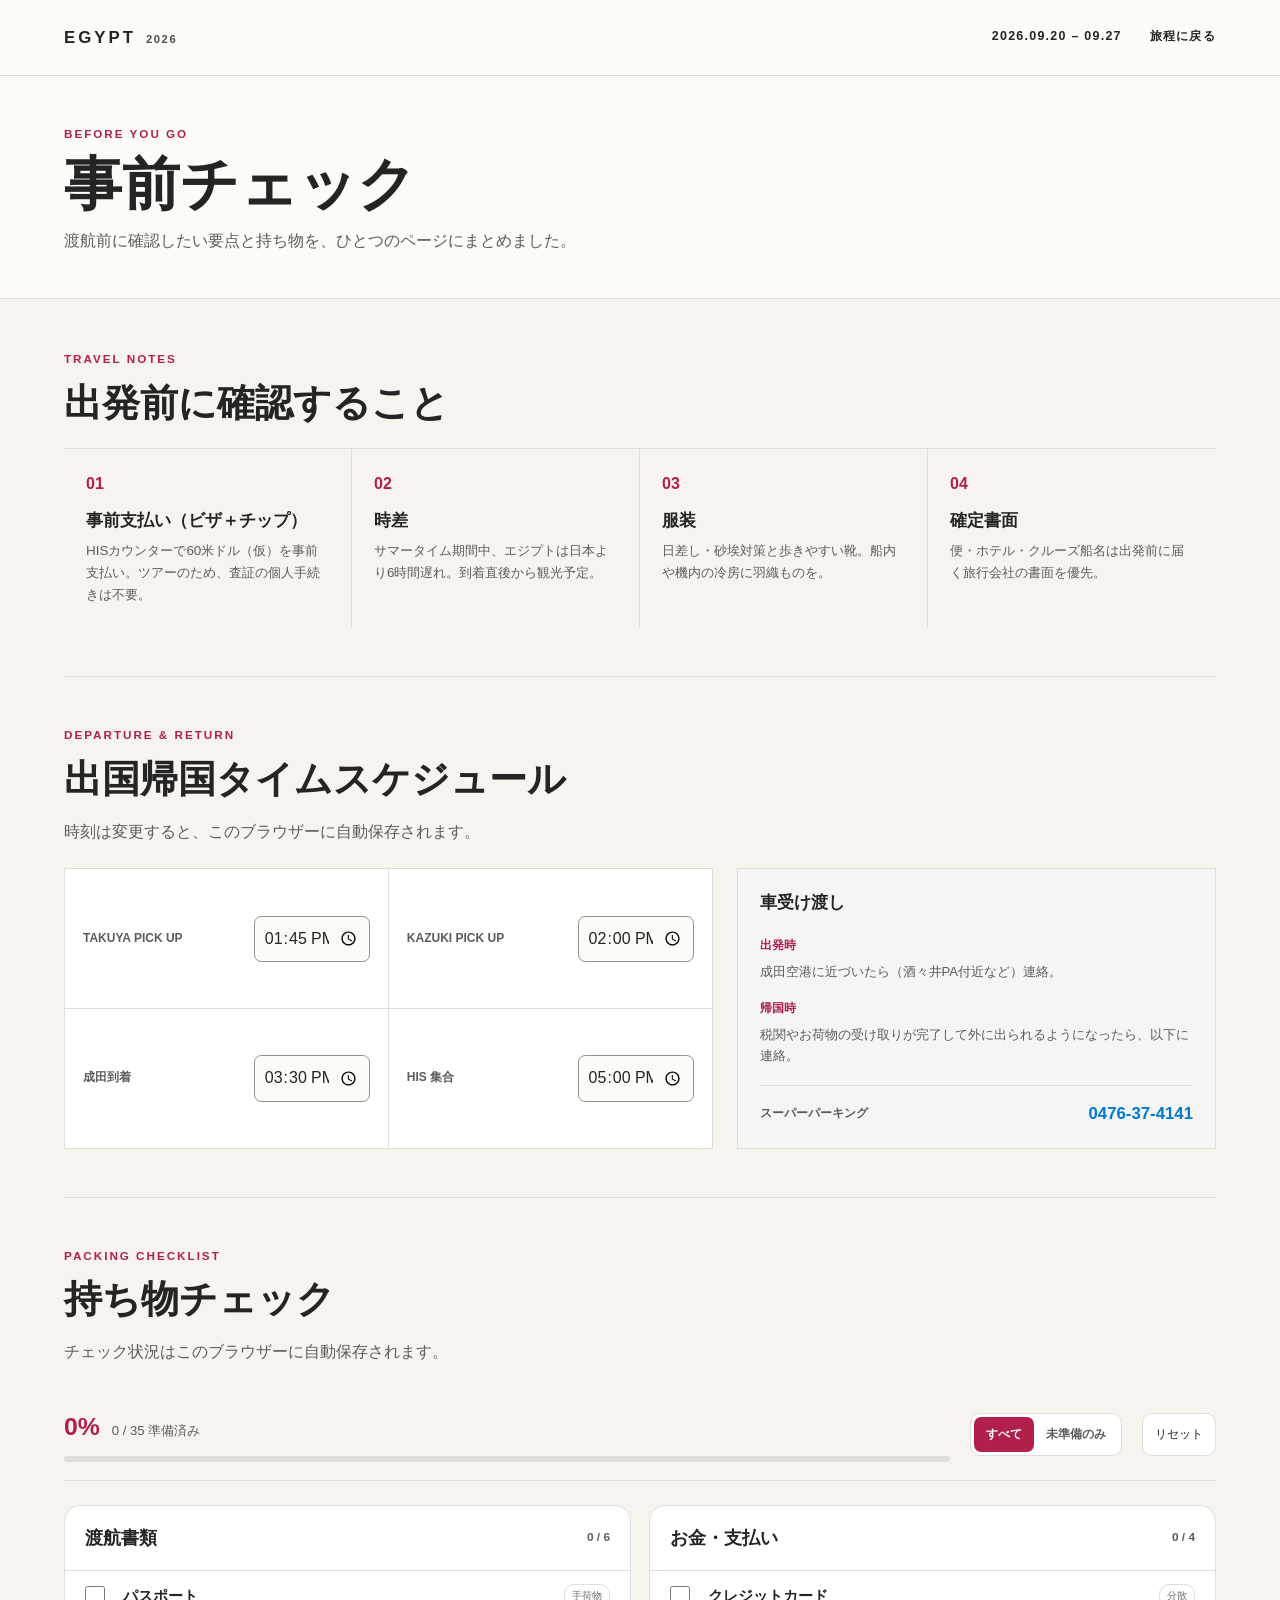
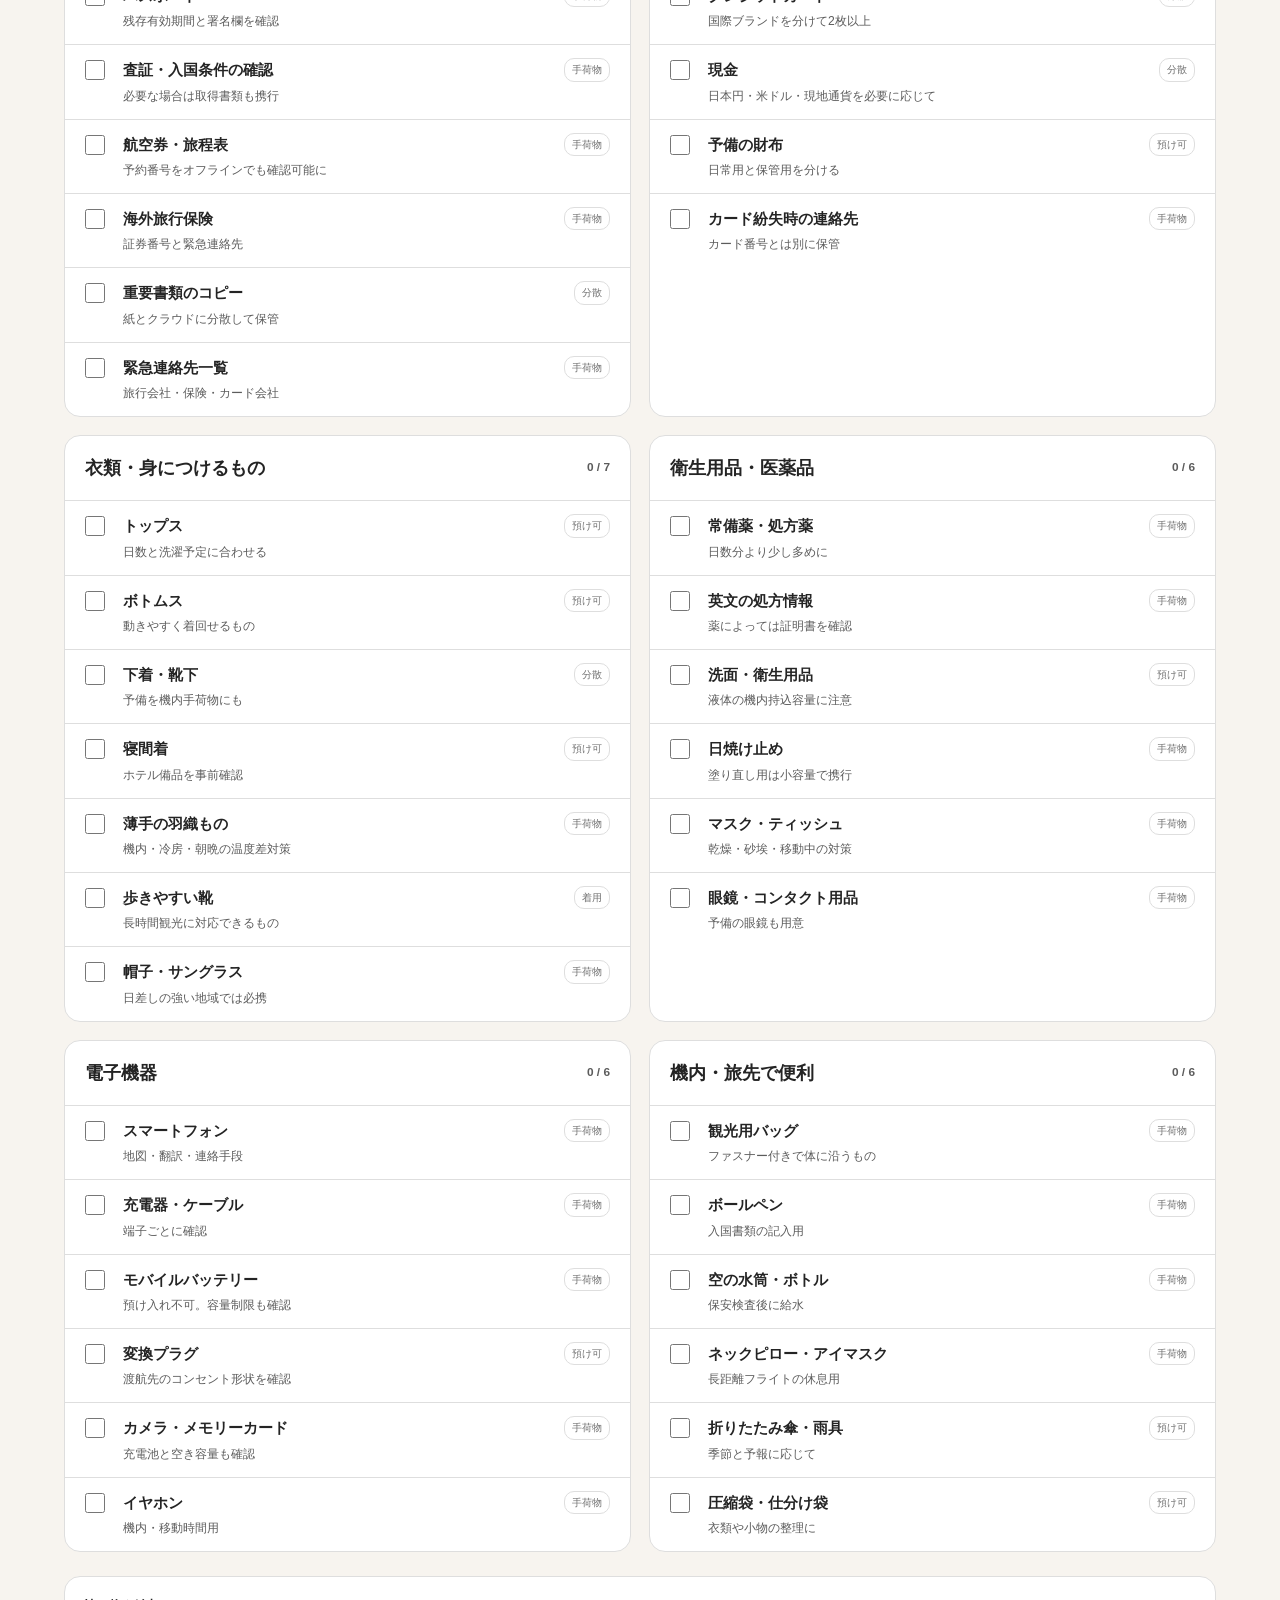
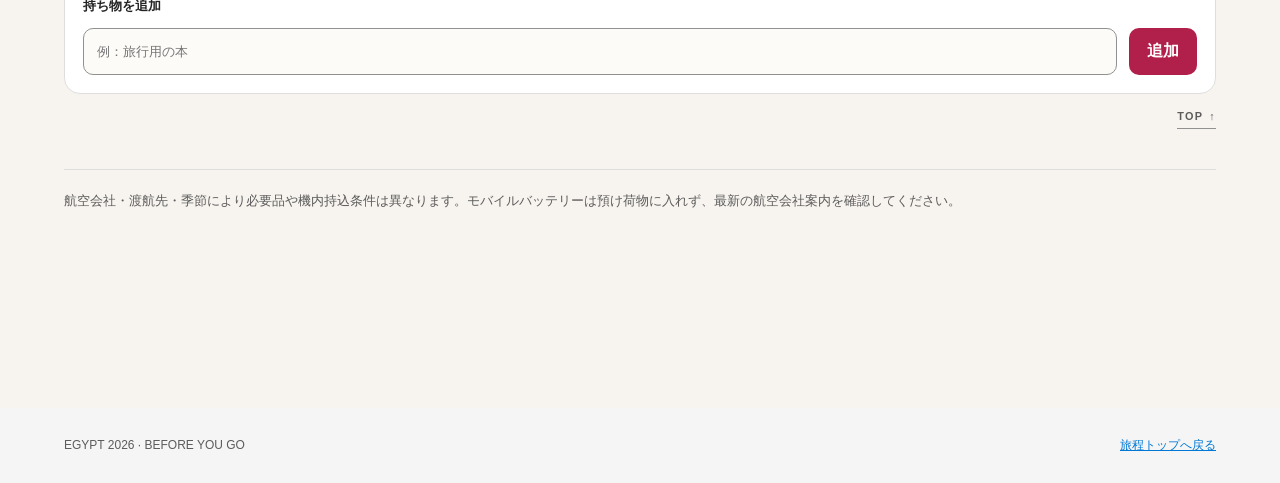
<file: checklist.html>
<!doctype html>
<html lang="ja">
<head>
  <meta charset="UTF-8">
  <meta name="viewport" content="width=device-width, initial-scale=1.0">
  <meta name="theme-color" content="#f7f4ef">
  <meta name="apple-mobile-web-app-capable" content="yes">
  <meta name="apple-mobile-web-app-status-bar-style" content="default">
  <link rel="icon" type="image/png" sizes="32x32" href="assets/icons/favicon-32.png">
  <link rel="icon" type="image/png" sizes="48x48" href="assets/icons/favicon-48.png">
  <link rel="apple-touch-icon" sizes="180x180" href="assets/icons/apple-touch-icon.png">
  <link rel="manifest" href="site.webmanifest">
  <title>事前チェック | Egypt 2026</title>
  <style>
    :root {
      color-scheme: light;
      --cp-bg: #f7f4ef;
      --cp-bg-elevated: #fcfbf8;
      --cp-surface: #ffffff;
      --cp-surface-soft: #f5f5f5;
      --cp-border: #dedede;
      --cp-border-strong: #919191;
      --cp-text: #242424;
      --cp-text-muted: #5c5c5c;
      --cp-text-soft: #6f6f6f;
      --cp-accent: #b11f4b;
      --cp-accent-hover: #9a1a41;
      --cp-accent-soft: rgba(177, 31, 75, 0.08);
      --cp-accent-fg: #ffffff;
      --cp-success: #16a34a;
      --cp-danger: #dc2626;
      --cp-warning: #f59e0b;
      --cp-link: #0078d4;
      --cp-shadow: 0 18px 48px rgba(0, 0, 0, 0.12);
      --cp-overlay: rgba(255, 255, 255, 0.8);
      --cp-panel: rgba(255, 255, 255, 0.86);
      --cp-panel-strong: rgba(255, 255, 255, 0.96);
      --cp-sheen: rgba(255, 255, 255, 0.55);
      --cp-highlight: rgba(177, 31, 75, 0.12);
    }
  </style>
  <link rel="stylesheet" href="styles.css?v=20260817-12">
  <script src="checklist.js?v=20260817-5" defer></script>
</head>
<body class="checklist-page">
  <header class="checklist-header">
    <nav class="topbar" aria-label="メインナビゲーション">
      <a class="brand" href="index.html"><span>EGYPT</span><small>2026</small></a>
      <div class="topbar-meta">
        <span>2026.09.20 – 09.27</span>
        <a class="topbar-link" href="index.html#itinerary">旅程に戻る</a>
      </div>
    </nav>
    <div class="checklist-title">
      <p class="eyebrow">BEFORE YOU GO</p>
      <h1>事前チェック</h1>
      <p>渡航前に確認したい要点と持ち物を、ひとつのページにまとめました。</p>
    </div>
  </header>

  <main class="checklist-main">
    <section class="preflight-notes" aria-labelledby="preflight-title">
      <div class="section-heading compact">
        <p class="eyebrow">TRAVEL NOTES</p>
        <h2 id="preflight-title">出発前に確認すること</h2>
      </div>
      <div class="essential-grid">
        <article><span>01</span><h3>事前支払い（ビザ＋チップ）</h3><p>HISカウンターで60米ドル（仮）を事前支払い。ツアーのため、査証の個人手続きは不要。</p></article>
        <article><span>02</span><h3>時差</h3><p>サマータイム期間中、エジプトは日本より6時間遅れ。到着直後から観光予定。</p></article>
        <article><span>03</span><h3>服装</h3><p>日差し・砂埃対策と歩きやすい靴。船内や機内の冷房に羽織ものを。</p></article>
        <article><span>04</span><h3>確定書面</h3><p>便・ホテル・クルーズ船名は出発前に届く旅行会社の書面を優先。</p></article>
      </div>
    </section>

    <section class="travel-schedule" aria-labelledby="travel-schedule-title">
      <div class="section-heading compact">
        <p class="eyebrow">DEPARTURE &amp; RETURN</p>
        <h2 id="travel-schedule-title">出国帰国タイムスケジュール</h2>
        <p>時刻は変更すると、このブラウザーに自動保存されます。</p>
      </div>
      <div class="schedule-layout">
        <div class="schedule-times" aria-label="出国時のタイムスケジュール">
          <label><span>TAKUYA PICK UP</span><input type="time" data-schedule-time="takuyaPickup" value="13:45" aria-label="TAKUYA PICK UP 時刻"></label>
          <label><span>KAZUKI PICK UP</span><input type="time" data-schedule-time="kazukiPickup" value="14:00" aria-label="KAZUKI PICK UP 時刻"></label>
          <label><span>成田到着</span><input type="time" data-schedule-time="naritaArrival" value="15:30" aria-label="成田到着時刻"></label>
          <label><span>HIS 集合</span><input type="time" data-schedule-time="hisMeeting" value="17:00" aria-label="HIS 集合時刻"></label>
        </div>
        <aside class="parking-guide" aria-labelledby="parking-guide-title">
          <h3 id="parking-guide-title">車受け渡し</h3>
          <div><strong>出発時</strong><p>成田空港に近づいたら（酒々井PA付近など）連絡。</p></div>
          <div><strong>帰国時</strong><p>税関やお荷物の受け取りが完了して外に出られるようになったら、以下に連絡。</p></div>
          <a href="tel:0476374141"><span>スーパーパーキング</span><strong>0476-37-4141</strong></a>
        </aside>
      </div>
    </section>

    <section class="packing-checklist" aria-labelledby="packing-title">
      <div class="section-heading compact checklist-section-heading">
        <p class="eyebrow">PACKING CHECKLIST</p>
        <h2 id="packing-title">持ち物チェック</h2>
        <p>チェック状況はこのブラウザーに自動保存されます。</p>
      </div>
    <div class="checklist-toolbar">
      <div class="progress">
        <div class="progress-copy"><strong id="progress-percent">0%</strong><span id="progress-count">0 / 0 準備済み</span></div>
        <div class="progress-track" aria-hidden="true"><div class="progress-bar" id="progress-bar"></div></div>
      </div>
      <div class="filter-group" aria-label="表示の絞り込み">
        <button class="filter-button" type="button" data-filter="all" aria-pressed="true">すべて</button>
        <button class="filter-button" type="button" data-filter="remaining" aria-pressed="false">未準備のみ</button>
      </div>
      <button class="reset-button" type="button" id="reset-checklist">リセット</button>
    </div>

    <div class="checklist-grid" id="checklist-grid"></div>
    <p class="empty-state" id="empty-state">すべて準備できました。</p>

    <form class="custom-panel" id="custom-form">
      <label for="custom-item">持ち物を追加</label>
      <input id="custom-item" name="customItem" type="text" maxlength="50" placeholder="例：旅行用の本" autocomplete="off">
      <button class="add-button" type="submit">追加</button>
    </form>

    <div class="checklist-top-row">
      <a class="top-link" href="#packing-title" aria-label="持ち物チェックの先頭へ戻る">TOP <span aria-hidden="true">↑</span></a>
    </div>
    <p class="checklist-note">航空会社・渡航先・季節により必要品や機内持込条件は異なります。モバイルバッテリーは預け荷物に入れず、最新の航空会社案内を確認してください。</p>
    </section>
  </main>

  <footer>
    <p>EGYPT 2026 · BEFORE YOU GO</p>
    <p><a href="index.html">旅程トップへ戻る</a></p>
  </footer>
</body>
</html>
</file>
<file: styles.css>
* { box-sizing: border-box; }
:root { --page-gutter: max(24px, 5vw, calc((100vw - 1280px) / 2)); }
html { scroll-behavior: smooth; }
body {
  margin: 0;
  background: var(--cp-bg);
  color: var(--cp-text);
  font-family: "Segoe UI", Aptos, Calibri, -apple-system, BlinkMacSystemFont, sans-serif;
  line-height: 1.65;
}
button, a { font: inherit; }
button { color: inherit; }
a { color: inherit; }
img { display: block; max-width: 100%; }

.hero {
  position: relative;
  min-height: min(760px, 92vh);
  overflow: hidden;
  background: var(--cp-bg-elevated) url("assets/pyramids.jpg") center 42% / cover no-repeat;
  color: var(--cp-accent-fg);
}
.hero-shade {
  position: absolute;
  inset: 0;
  background: linear-gradient(90deg, var(--cp-overlay), transparent), linear-gradient(0deg, var(--cp-overlay), transparent);
  mix-blend-mode: multiply;
}
.topbar {
  position: relative;
  z-index: 2;
  display: flex;
  align-items: center;
  justify-content: space-between;
  min-height: 76px;
  padding: 0 var(--page-gutter);
  border-bottom: 1px solid var(--cp-sheen);
}
.brand { display: inline-flex; align-items: baseline; gap: 10px; text-decoration: none; font-weight: 800; }
.brand span { font-size: 1.05rem; letter-spacing: .18em; }
.brand small { font-size: .7rem; letter-spacing: .14em; opacity: .8; }
.topbar-meta { display: flex; gap: 28px; font-size: .78rem; font-weight: 700; letter-spacing: .1em; }
.topbar-link { padding-bottom: 2px; border-bottom: 1px solid var(--cp-sheen); text-decoration: none; }
.topbar-link:hover { border-color: var(--cp-accent-fg); }
.hero-content {
  position: relative;
  z-index: 2;
  width: min(calc(680px + var(--page-gutter)), 58vw);
  margin-left: auto;
  padding: clamp(28px, 4vh, 44px) var(--page-gutter) 140px 0;
  text-align: right;
}
.eyebrow { margin: 0 0 12px; color: var(--cp-accent); font-size: .73rem; font-weight: 800; letter-spacing: .17em; }
.hero .eyebrow { color: var(--cp-accent-fg); }
.hero h1 { margin: 0; font-size: clamp(4rem, 8vw, 7.4rem); line-height: .92; letter-spacing: 0; }
.hero h1 span { display: block; white-space: nowrap; }
.hero-copy { margin: 16px 0 0; font-size: clamp(1rem, 1.7vw, 1.35rem); font-weight: 600; line-height: 1.45; }
.hero-stats {
  position: absolute;
  z-index: 3;
  right: var(--page-gutter);
  bottom: 0;
  left: var(--page-gutter);
  display: grid;
  grid-template-columns: repeat(4, minmax(0, 1fr));
  background: var(--cp-panel-strong);
  color: var(--cp-text);
  border: 1px solid var(--cp-border);
}
.hero-stats > * { min-height: 104px; padding: 20px 24px; border-right: 1px solid var(--cp-border); }
.hero-stats > *:last-child { border-right: 0; }
.hero-stats div { display: flex; align-items: baseline; gap: 10px; }
.hero-stats strong { color: var(--cp-accent); font-size: 2rem; line-height: 1; }
.hero-stats span { color: var(--cp-text-muted); font-size: .85rem; font-weight: 700; }
.hero-stats a { display: flex; align-items: center; justify-content: space-between; background: var(--cp-panel-strong); color: var(--cp-text); font-weight: 800; text-decoration: none; }
.hero-stats > :nth-child(1) { color: #ffffff; background: #9a5b16; }
.hero-stats > :nth-child(2) { color: #ffffff; background: #176b70; }
.hero-stats > :nth-child(3) { color: #ffffff; background: #3f6672; }
.hero-stats > :nth-child(4) { color: var(--cp-accent-fg); background: var(--cp-accent); }
.hero-stats > :nth-child(1):hover { background: #7d4710; }
.hero-stats > :nth-child(2):hover { background: #10575b; }
.hero-stats > :nth-child(3):hover { background: #31535d; }
.hero-stats > :nth-child(4):hover { background: var(--cp-accent-hover); }
.hero-stats a span { color: currentColor; }

.weather-panel { position: absolute; z-index: 3; right: var(--page-gutter); bottom: 120px; width: min(420px, 70vw); padding: 10px 12px 8px; background: var(--cp-panel); color: var(--cp-text); border: 1px solid var(--cp-border); backdrop-filter: blur(10px); }
.weather-heading { display: flex; align-items: center; justify-content: space-between; gap: 16px; margin-bottom: 8px; }
.weather-heading .eyebrow { margin: 0; color: var(--cp-accent); font-size: .57rem; }
.weather-heading h2 { margin: 1px 0 0; font-size: .9rem; line-height: 1.2; }
.weather-actions { display: flex; align-items: center; gap: 10px; }
.weather-actions > span, .weather-actions time { color: var(--cp-text-muted); font-size: .63rem; white-space: nowrap; }
.weather-actions time { color: var(--cp-text); font-weight: 800; }
.weather-refresh { display: inline-flex; align-items: center; gap: 5px; min-height: 30px; padding: 4px 8px; border: 1px solid var(--cp-border-strong); border-radius: .35rem; background: var(--cp-surface); font-size: .66rem; font-weight: 800; cursor: pointer; }
.weather-refresh:hover:not(:disabled) { border-color: var(--cp-accent); color: var(--cp-accent); }
.weather-refresh:disabled { opacity: .55; cursor: wait; }
.weather-refresh.is-loading span { animation: weather-spin .8s linear infinite; }
.weather-grid { display: grid; grid-template-columns: repeat(3, 1fr); border-top: 1px solid var(--cp-border); }
.weather-card { display: grid; grid-template-columns: 1fr auto; align-items: baseline; gap: 1px 10px; min-height: 45px; padding: 7px 10px; border-right: 1px solid var(--cp-border); }
.weather-card:last-child { border-right: 0; }
.weather-card span { color: var(--cp-accent); font-size: .55rem; font-weight: 800; letter-spacing: .1em; }
.weather-card strong { grid-row: 1 / 3; grid-column: 2; font-size: 1.35rem; line-height: 1; }
.weather-card p { margin: 0; color: var(--cp-text-muted); font-size: .63rem; }
.weather-card.is-unavailable strong { color: var(--cp-text-soft); }
.weather-source { margin: 3px 0 0; color: var(--cp-text-soft); font-size: .5rem; text-align: right; }
.weather-source a { color: var(--cp-link); }
@keyframes weather-spin { to { transform: rotate(360deg); } }

main > section { padding: 104px var(--page-gutter); }
.section-heading { max-width: 760px; margin-bottom: 52px; }
.section-heading.compact { margin-bottom: 34px; }
.section-kicker-row { display: flex; align-items: center; justify-content: space-between; gap: 24px; }
.section-kicker-row .eyebrow { margin-bottom: 12px; }
.top-link { display: inline-flex; align-items: center; gap: 6px; margin-bottom: 12px; padding-bottom: 3px; border-bottom: 1px solid var(--cp-border-strong); color: var(--cp-text-muted); font-size: .68rem; font-weight: 800; letter-spacing: .12em; text-decoration: none; white-space: nowrap; }
.top-link:hover { border-color: var(--cp-accent); color: var(--cp-accent); }
.section-heading h2 { margin: 0; font-size: clamp(2.1rem, 4vw, 3.6rem); line-height: 1.12; letter-spacing: 0; }
.section-heading > p:last-child { margin: 18px 0 0; color: var(--cp-text-muted); font-size: 1.02rem; }
.currency { padding-top: 72px; padding-bottom: 72px; background: var(--cp-surface); border-top: 1px solid var(--cp-border); }
.currency-heading { display: flex; align-items: end; justify-content: space-between; gap: 40px; margin-bottom: 32px; }
.currency-heading h2 { margin: 0; font-size: clamp(2rem, 3.5vw, 3.2rem); line-height: 1.12; }
.currency-heading h2 span { white-space: nowrap; }
.currency-heading h2 + p { margin: 12px 0 0; color: var(--cp-text-muted); }
.currency-status { display: flex; align-items: center; gap: 14px; flex: none; }
.currency-status > span { color: var(--cp-text-muted); font-size: .72rem; white-space: nowrap; }
.currency-refresh { display: inline-flex; align-items: center; gap: 6px; padding: 8px 11px; border: 1px solid var(--cp-border-strong); border-radius: .45rem; background: var(--cp-surface); font-size: .72rem; font-weight: 800; cursor: pointer; }
.currency-refresh:hover:not(:disabled) { border-color: var(--cp-accent); color: var(--cp-accent); }
.currency-refresh:disabled { opacity: .55; cursor: wait; }
.currency-refresh.is-loading span { animation: weather-spin .8s linear infinite; }
.currency-fields { display: grid; grid-template-columns: repeat(3, minmax(0, 1fr)); border-top: 1px solid var(--cp-border); border-left: 1px solid var(--cp-border); }
.currency-fields > label { min-width: 0; padding: 20px; border-right: 1px solid var(--cp-border); border-bottom: 1px solid var(--cp-border); }
.currency-fields label > span:first-child { display: flex; align-items: baseline; gap: 8px; color: var(--cp-text-muted); font-size: .75rem; }
.currency-fields label > span:first-child strong { color: var(--cp-accent); font-size: .85rem; letter-spacing: .08em; }
.currency-input { display: grid; grid-template-columns: auto minmax(0, 1fr); gap: 10px; align-items: baseline; margin-top: 12px; }
.currency-input small { color: var(--cp-text-soft); font-size: 1rem; font-weight: 800; }
.currency-input input { width: 100%; min-width: 0; padding: 0; border: 0; outline: 0; background: transparent; color: var(--cp-text); font: inherit; font-size: clamp(1.55rem, 3vw, 2.4rem); font-weight: 700; line-height: 1.2; font-variant-numeric: tabular-nums; }
.currency-input:focus-within { box-shadow: inset 0 -2px var(--cp-accent); }
.currency-meta { display: flex; justify-content: space-between; gap: 24px; margin-top: 14px; color: var(--cp-text-muted); font-size: .72rem; }
.currency-meta p { margin: 0; }
.currency-meta p:first-child { color: var(--cp-text); font-weight: 700; }
.currency-meta a { color: var(--cp-link); white-space: nowrap; }
.overview { background: var(--cp-bg-elevated); }
.route { display: grid; grid-template-columns: repeat(4, minmax(0, 1fr)); gap: 16px; padding: 20px 0 42px; counter-reset: route-day; }
.route-stop { position: relative; display: grid; grid-template-columns: 1fr auto; grid-template-rows: 148px auto auto auto; min-width: 0; padding: 0 18px 18px; overflow: hidden; border: 1px solid var(--cp-border); background: var(--cp-surface); color: var(--cp-text); text-align: left; cursor: pointer; transition: border-color .2s ease, transform .2s ease, box-shadow .2s ease; }
.route-stop img { grid-column: 1 / -1; width: calc(100% + 36px); height: 148px; margin: 0 -18px 15px; object-fit: cover; }
.route-stop::after { content: "→"; position: absolute; top: 12px; right: 12px; display: grid; width: 30px; height: 30px; place-items: center; border-radius: 50%; background: var(--cp-panel-strong); color: var(--cp-accent); font-weight: 800; }
.route-day { color: var(--cp-accent); font-size: .68rem; font-weight: 800; letter-spacing: .08em; }
.route-date { justify-self: end; color: var(--cp-text-soft); font-size: .68rem; font-weight: 700; }
.route-stop strong { grid-column: 1 / -1; display: block; margin-top: 7px; font-size: 1rem; }
.route-stop small { grid-column: 1 / -1; display: block; margin-top: 3px; overflow: hidden; color: var(--cp-text-muted); font-size: .76rem; line-height: 1.45; text-overflow: ellipsis; white-space: nowrap; }
.route-stop:hover { border-color: var(--cp-accent); box-shadow: 0 12px 28px rgba(0, 0, 0, .08); transform: translateY(-3px); }
.route-stop:focus-visible { border-color: var(--cp-accent); }
.overview-bands { display: grid; grid-template-columns: repeat(3, 1fr); border-top: 1px solid var(--cp-border); border-bottom: 1px solid var(--cp-border); }
.overview-bands article { padding: 30px; border-right: 1px solid var(--cp-border); }
.overview-bands article:last-child { border-right: 0; }
.overview-bands span { color: var(--cp-accent); font-size: .68rem; font-weight: 800; letter-spacing: .16em; }
.overview-bands strong { display: block; margin-top: 8px; font-size: 1.05rem; }
.overview-bands p { margin: 8px 0 0; color: var(--cp-text-muted); font-size: .9rem; }

.itinerary { padding-bottom: 56px; }
.itinerary-tools { display: grid; justify-items: start; gap: 14px; width: fit-content; margin: -46px 0 54px; }
.itinerary-extra { display: flex; align-items: center; width: fit-content; gap: 8px; padding: 0 0 5px; border: 0; border-bottom: 1px solid var(--cp-border-strong); background: transparent; color: var(--cp-text-muted); font-size: .76rem; font-weight: 700; text-decoration: none; cursor: pointer; }
.itinerary-extra:hover { border-color: var(--cp-accent); color: var(--cp-accent); }
.itinerary-memories { display: inline-flex; align-items: center; gap: 10px; padding: 12px 22px; border-radius: 999px; background: var(--cp-accent); color: var(--cp-accent-fg); font-size: .9rem; font-weight: 800; letter-spacing: .02em; text-decoration: none; box-shadow: var(--cp-shadow); transition: background .2s ease, transform .2s ease; }
.itinerary-memories:hover { background: var(--cp-accent-hover); transform: translateY(-1px); }
.date-strip { display: grid; grid-template-columns: repeat(8, 1fr); border: 1px solid var(--cp-border); background: var(--cp-surface); }
.date-button { min-width: 0; padding: 18px 8px; border: 0; border-right: 1px solid var(--cp-border); background: transparent; cursor: pointer; }
.date-button:last-child { border-right: 0; }
.date-button span { display: block; color: var(--cp-text-muted); font-size: .68rem; font-weight: 700; }
.date-button strong { display: block; margin: 4px 0 2px; font-size: 1rem; }
.date-button small { color: var(--cp-text-soft); font-size: .7rem; }
.date-button:hover { background: var(--cp-accent-soft); }
.date-button[aria-selected="true"] { background: var(--cp-accent); color: var(--cp-accent-fg); }
.date-button[aria-selected="true"] span, .date-button[aria-selected="true"] small { color: var(--cp-accent-fg); }
.day-stage { padding-top: 56px; }
.day-intro { display: grid; grid-template-columns: 110px minmax(0, 760px); gap: 30px; align-items: start; margin-bottom: 42px; }
.day-number { color: var(--cp-accent); font-size: 4.8rem; font-weight: 800; line-height: .82; }
.day-location { margin: 0 0 6px; color: var(--cp-accent); font-size: .75rem; font-weight: 800; letter-spacing: .13em; }
.day-intro h3 { margin: 0; font-size: clamp(2rem, 3.6vw, 3.35rem); line-height: 1.15; }
.day-intro h3 + p { max-width: 680px; margin: 14px 0 0; color: var(--cp-text-muted); }
.map-open-button { display: inline-flex; align-items: center; gap: 8px; margin-top: 20px; padding: 9px 14px; border: 1px solid var(--cp-accent); border-radius: .625rem; background: var(--cp-accent); color: var(--cp-accent-fg); font-size: .8rem; font-weight: 800; cursor: pointer; }
.map-open-button span { font-size: 1.1rem; line-height: 1; }
.map-open-button:hover { background: var(--cp-accent-hover); }
.day-layout { display: grid; grid-template-columns: minmax(0, 1.1fr) minmax(340px, .9fr); gap: clamp(40px, 6vw, 90px); }
.timeline { position: relative; padding-left: 32px; }
.timeline::before { content: ""; position: absolute; top: 12px; bottom: 18px; left: 7px; width: 1px; background: var(--cp-border-strong); }
.timeline-item { position: relative; display: grid; grid-template-columns: 82px 1fr; gap: 20px; min-height: 105px; padding-bottom: 28px; }
.timeline-item::before { content: ""; position: absolute; top: 7px; left: -30px; width: 11px; height: 11px; border: 3px solid var(--cp-bg); border-radius: 50%; background: var(--cp-accent); box-shadow: 0 0 0 1px var(--cp-accent); }
.timeline-time { color: var(--cp-accent); font-size: .78rem; font-weight: 800; }
.timeline-body h4 { margin: 0; font-size: 1.05rem; }
.timeline-body p { margin: 6px 0 0; color: var(--cp-text-muted); font-size: .9rem; }
.place-button { display: inline-flex; align-items: center; gap: 8px; margin-top: 12px; padding: 8px 12px; border: 1px solid var(--cp-border-strong); border-radius: .625rem; background: var(--cp-surface); color: var(--cp-accent); font-size: .78rem; font-weight: 800; cursor: pointer; }
.place-button:hover { border-color: var(--cp-accent); background: var(--cp-accent-soft); }
.day-aside { position: sticky; top: 24px; align-self: start; min-width: 0; }
.day-image { margin: 0; }
.day-image img { width: 100%; aspect-ratio: 4 / 3; object-fit: cover; }
.day-image figcaption { padding: 12px 2px; color: var(--cp-text-muted); font-size: .78rem; }
.day-facts { display: grid; grid-template-columns: repeat(2, 1fr); margin-top: 18px; border: 1px solid var(--cp-border); background: var(--cp-surface); }
.fact { min-height: 100px; padding: 18px; border-right: 1px solid var(--cp-border); }
.fact:last-child { border-right: 0; }
.fact span { color: var(--cp-accent); font-size: .65rem; font-weight: 800; letter-spacing: .12em; }
.fact strong { display: block; margin-top: 7px; font-size: .88rem; }
.day-nav { display: flex; align-items: center; justify-content: space-between; margin-top: 40px; padding-top: 24px; border-top: 1px solid var(--cp-border); }
.nav-button { padding: 10px 14px; border: 1px solid var(--cp-border); border-radius: .625rem; background: var(--cp-surface); cursor: pointer; }
.nav-button:hover:not(:disabled) { border-color: var(--cp-accent); color: var(--cp-accent); }
.nav-button:disabled { opacity: .35; cursor: default; }
#day-progress { color: var(--cp-text-muted); font-size: .78rem; font-weight: 700; }

.essential-grid { display: grid; grid-template-columns: repeat(4, 1fr); border-top: 1px solid var(--cp-border); }
.essential-grid article { padding: 22px; border-right: 1px solid var(--cp-border); }
.essential-grid article:last-child { border-right: 0; }
.essential-grid span { color: var(--cp-accent); font-weight: 800; }
.essential-grid h3 { margin: 10px 0 5px; font-size: 1.05rem; }
.essential-grid p { margin: 0; color: var(--cp-text-muted); font-size: .84rem; }
footer { display: flex; justify-content: space-between; gap: 24px; padding: 28px var(--page-gutter); background: var(--cp-surface-soft); color: var(--cp-text-muted); font-size: .75rem; }
footer p { margin: 0; }
footer a { color: var(--cp-link); }

.checklist-page { min-height: 100vh; background: var(--cp-bg); }
.checklist-header { padding: 0 var(--page-gutter) 44px; background: var(--cp-bg-elevated); border-bottom: 1px solid var(--cp-border); }
.checklist-header .topbar { margin: 0 calc(var(--page-gutter) * -1); color: var(--cp-text); border-color: var(--cp-border); }
.checklist-header .topbar-link:hover { border-color: var(--cp-accent); color: var(--cp-accent); }
.checklist-title { max-width: 820px; padding-top: 48px; }
.checklist-title h1 { margin: 0; font-size: clamp(2.5rem, 4.5vw, 4.2rem); line-height: 1.02; }
.checklist-title > p:last-child { max-width: 620px; margin: 14px 0 0; color: var(--cp-text-muted); }
.checklist-main { padding: 28px var(--page-gutter) 72px; }
.checklist-main > section { padding-right: 0; padding-left: 0; }
.preflight-notes { padding: 22px 0 48px; }
.travel-schedule { padding: 48px 0; border-top: 1px solid var(--cp-border); }
.packing-checklist { padding-top: 48px; border-top: 1px solid var(--cp-border); }
.checklist-page .section-heading { margin-bottom: 24px; }
.checklist-page .section-heading h2 { font-size: clamp(1.8rem, 3vw, 2.7rem); }
.checklist-section-heading > p:last-child { max-width: 680px; }
.schedule-layout { display: grid; grid-template-columns: minmax(0, 1.15fr) minmax(320px, .85fr); gap: 24px; align-items: stretch; }
.schedule-times { display: grid; grid-template-columns: repeat(2, minmax(0, 1fr)); border-top: 1px solid var(--cp-border); border-left: 1px solid var(--cp-border); background: var(--cp-surface); }
.schedule-times label { display: grid; grid-template-columns: minmax(0, 1fr) auto; gap: 16px; align-items: center; min-height: 72px; padding: 14px 18px; border-right: 1px solid var(--cp-border); border-bottom: 1px solid var(--cp-border); }
.schedule-times span { color: var(--cp-text-muted); font-size: .75rem; font-weight: 800; }
.schedule-times input { width: 116px; min-width: 0; padding: 8px 9px; border: 1px solid var(--cp-border-strong); border-radius: .45rem; background: var(--cp-bg-elevated); color: var(--cp-text); font: inherit; font-variant-numeric: tabular-nums; }
.parking-guide { padding: 20px 22px; border: 1px solid var(--cp-border); background: var(--cp-surface-soft); }
.parking-guide h3 { margin: 0 0 14px; font-size: 1.05rem; }
.parking-guide div + div { margin-top: 12px; }
.parking-guide div > strong { color: var(--cp-accent); font-size: .75rem; }
.parking-guide p { margin: 3px 0 0; color: var(--cp-text-muted); font-size: .82rem; }
.parking-guide a { display: flex; align-items: center; justify-content: space-between; gap: 16px; margin-top: 18px; padding-top: 14px; border-top: 1px solid var(--cp-border); color: var(--cp-link); text-decoration: none; }
.parking-guide a span { color: var(--cp-text-muted); font-size: .75rem; font-weight: 700; }
.parking-guide a strong { font-size: 1.05rem; font-variant-numeric: tabular-nums; }
.checklist-toolbar { position: sticky; z-index: 4; top: 0; display: grid; grid-template-columns: minmax(220px, 1fr) auto auto; gap: 20px; align-items: center; padding: 18px 0; background: var(--cp-bg); border-bottom: 1px solid var(--cp-border); }
.progress-copy { display: flex; align-items: baseline; gap: 12px; }
.progress-copy strong { color: var(--cp-accent); font-size: 1.55rem; }
.progress-copy span { color: var(--cp-text-muted); font-size: .82rem; }
.progress-track { height: 6px; margin-top: 8px; overflow: hidden; border-radius: .625rem; background: var(--cp-border); }
.progress-bar { width: 0; height: 100%; background: var(--cp-accent); transition: width .2s ease; }
.filter-group { display: flex; padding: 3px; border: 1px solid var(--cp-border); border-radius: .625rem; background: var(--cp-surface); }
.filter-button { padding: 7px 12px; border: 0; border-radius: .45rem; background: transparent; color: var(--cp-text-muted); font-size: .78rem; font-weight: 700; cursor: pointer; }
.filter-button[aria-pressed="true"] { background: var(--cp-accent); color: var(--cp-accent-fg); }
.reset-button { padding: 10px 12px; border: 1px solid var(--cp-border); border-radius: .625rem; background: var(--cp-surface); font-size: .78rem; cursor: pointer; }
.reset-button:hover { border-color: var(--cp-danger); color: var(--cp-danger); }
.checklist-grid { display: grid; grid-template-columns: repeat(auto-fit, minmax(min(100%, 420px), 1fr)); gap: 18px; margin-top: 24px; }
.checklist-group { min-width: 0; border: 1px solid var(--cp-border); border-radius: 16px; background: var(--cp-surface); overflow: hidden; }
.checklist-group header { display: flex; align-items: center; justify-content: space-between; padding: 17px 20px; border-bottom: 1px solid var(--cp-border); }
.checklist-group h2 { margin: 0; font-size: 1.15rem; }
.group-count { color: var(--cp-text-muted); font-size: .74rem; font-weight: 700; }
.check-items { display: grid; }
.check-item { display: grid; grid-template-columns: 26px minmax(0, 1fr) auto; gap: 12px; align-items: start; min-height: 54px; padding: 13px 20px; border-bottom: 1px solid var(--cp-border); cursor: pointer; }
.check-item:last-child { border-bottom: 0; }
.check-item:hover { background: var(--cp-accent-soft); }
.check-item input { width: 20px; height: 20px; margin: 2px 0 0; accent-color: var(--cp-accent); }
.check-item > span:not(.bag) { min-width: 0; overflow-wrap: anywhere; }
.check-item strong { display: block; font-size: .92rem; }
.check-item small { display: block; margin-top: 3px; color: var(--cp-text-muted); font-size: .76rem; }
.check-item .bag { padding: 2px 7px; border: 1px solid var(--cp-border); border-radius: .625rem; color: var(--cp-text-soft); font-size: .65rem; white-space: nowrap; }
.check-item:has(input:checked) strong { color: var(--cp-text-muted); text-decoration: line-through; }
.check-item.is-hidden { display: none; }
.custom-item-row { display: grid; grid-template-columns: minmax(0, 1fr) 46px; border-bottom: 1px solid var(--cp-border); }
.custom-item-row.is-hidden { display: none; }
.custom-item-row:last-child { border-bottom: 0; }
.custom-item-row .check-item { border-bottom: 0; }
.custom-delete { align-self: stretch; width: 46px; border: 0; border-left: 1px solid var(--cp-border); background: transparent; color: var(--cp-text-soft); font-size: 1.2rem; cursor: pointer; }
.custom-delete:hover { background: var(--cp-accent-soft); color: var(--cp-danger); }
.custom-panel { display: grid; grid-template-columns: 1fr auto; gap: 12px; margin-top: 24px; padding: 18px; border: 1px solid var(--cp-border); border-radius: 16px; background: var(--cp-surface); }
.custom-panel label { grid-column: 1 / -1; font-size: .8rem; font-weight: 800; }
.custom-panel input { min-width: 0; padding: 11px 13px; border: 1px solid var(--cp-border-strong); border-radius: .625rem; background: var(--cp-bg-elevated); color: var(--cp-text); }
.add-button { padding: 10px 18px; border: 0; border-radius: .625rem; background: var(--cp-accent); color: var(--cp-accent-fg); font-weight: 800; cursor: pointer; }
.add-button:hover { background: var(--cp-accent-hover); }
.empty-state { display: none; padding: 56px 20px; text-align: center; color: var(--cp-text-muted); }
.empty-state.is-visible { display: block; }
.checklist-note { margin: 28px 0 0; padding: 20px 0; border-top: 1px solid var(--cp-border); color: var(--cp-text-muted); font-size: .8rem; }
.checklist-top-row { display: flex; justify-content: flex-end; margin-top: 14px; }

.place-dialog { width: min(1040px, calc(100vw - 32px)); max-height: calc(100vh - 32px); padding: 0; overflow: hidden; border: 1px solid var(--cp-border); border-radius: 16px; background: var(--cp-surface); color: var(--cp-text); box-shadow: var(--cp-shadow); }
.place-dialog::backdrop { background: var(--cp-overlay); backdrop-filter: blur(6px); }
.place-dialog[open] { display: grid; grid-template-columns: minmax(300px, .85fr) minmax(0, 1.15fr); }
.dialog-close { position: absolute; z-index: 2; top: 14px; right: 14px; width: 42px; height: 42px; border: 1px solid var(--cp-border); border-radius: 50%; background: var(--cp-panel-strong); font-size: 1.5rem; line-height: 1; cursor: pointer; }
.dialog-close:hover { background: var(--cp-accent); color: var(--cp-accent-fg); }
.dialog-media { position: relative; min-height: 620px; background: var(--cp-surface-soft); }
.dialog-media img { width: 100%; height: 100%; object-fit: cover; }
.dialog-credit { position: absolute; right: 10px; bottom: 10px; left: 10px; padding: 7px 9px; background: rgba(0, 0, 0, .7); color: #ffffff; font-size: .62rem; line-height: 1.35; text-decoration: none; }
.dialog-credit:hover { text-decoration: underline; }
.dialog-content { overflow-y: auto; padding: clamp(36px, 5vw, 64px); }
.dialog-content h2 { margin: 0; font-size: clamp(2rem, 4vw, 3.3rem); line-height: 1.12; }
.place-description { margin: 20px 0 0; color: var(--cp-text-muted); font-size: 1rem; }
.place-section { margin-top: 34px; padding-top: 24px; border-top: 1px solid var(--cp-border); }
.place-section h3 { margin: 0 0 12px; font-size: .8rem; letter-spacing: .1em; }
.place-section ul { display: grid; gap: 10px; margin: 0; padding-left: 20px; }
.place-meta { display: grid; grid-template-columns: repeat(2, 1fr); margin-top: 34px; border: 1px solid var(--cp-border); }
.place-meta div { padding: 16px; border-right: 1px solid var(--cp-border); }
.place-meta div:last-child { border-right: 0; }
.place-meta span { display: block; color: var(--cp-accent); font-size: .65rem; font-weight: 800; letter-spacing: .1em; }
.place-meta strong { display: block; margin-top: 5px; font-size: .85rem; }

.arabic-dialog { width: min(720px, calc(100vw - 32px)); max-height: calc(100vh - 32px); padding: 0; overflow: hidden; border: 1px solid var(--cp-border); border-radius: 16px; background: var(--cp-surface); color: var(--cp-text); box-shadow: var(--cp-shadow); }
.arabic-dialog::backdrop { background: var(--cp-overlay); backdrop-filter: blur(6px); }
.arabic-content { max-height: calc(100vh - 34px); overflow-y: auto; padding: clamp(34px, 5vw, 56px); }
.arabic-content h2 { margin: 0; font-size: clamp(2rem, 4vw, 3rem); line-height: 1.12; }
.arabic-content h2 span { display: block; white-space: nowrap; }
.arabic-phrases { margin: 32px 0 0; border-top: 1px solid var(--cp-border); }
.arabic-phrases div { display: grid; grid-template-columns: minmax(150px, .8fr) minmax(0, 1.2fr); gap: 24px; padding: 15px 0; border-bottom: 1px solid var(--cp-border); }
.arabic-phrases dt { color: var(--cp-text-muted); font-size: .85rem; }
.arabic-phrases dd { margin: 0; color: var(--cp-accent); font-weight: 800; }
.arabic-phrases small { display: block; margin-top: 3px; color: var(--cp-text-muted); font-size: .7rem; font-weight: 400; }

.map-dialog { width: min(1120px, calc(100vw - 32px)); max-height: calc(100vh - 32px); padding: 0; overflow: hidden; border: 1px solid var(--cp-border); border-radius: 16px; background: var(--cp-surface); color: var(--cp-text); box-shadow: var(--cp-shadow); }
.map-dialog::backdrop { background: var(--cp-overlay); backdrop-filter: blur(6px); }
.map-dialog-content { max-height: calc(100vh - 34px); overflow-y: auto; padding: clamp(30px, 4vw, 52px); }
.map-dialog-heading { display: grid; grid-template-columns: minmax(0, 1fr) minmax(220px, .7fr); gap: 40px; align-items: end; padding-right: 48px; }
.map-dialog-heading h2 { margin: 0; font-size: clamp(1.8rem, 3vw, 3rem); line-height: 1.12; }
.map-dialog-heading > p { margin: 0; color: var(--cp-text-muted); }
.map-layout { display: grid; grid-template-columns: minmax(340px, .95fr) minmax(320px, 1.05fr); gap: 36px; margin-top: 30px; }
.egypt-map { min-height: 520px; border: 1px solid var(--cp-border); background: var(--cp-bg-elevated); }
.egypt-map.leaflet-container { position: relative; height: min(62vh, 620px); overflow: hidden; font-family: inherit; }
.egypt-map > .leaflet-pane, .egypt-map > .leaflet-control-container { position: absolute; inset: 0; }
.egypt-map .leaflet-control-container { pointer-events: none; }
.egypt-map .leaflet-control { pointer-events: auto; }
.route-map-marker { display: grid; place-items: center; border: 3px solid var(--cp-surface); border-radius: 50%; background: var(--cp-accent); color: var(--cp-accent-fg); box-shadow: 0 2px 7px var(--cp-border-strong); }
.route-map-marker span { font-size: .72rem; font-weight: 800; line-height: 1; }
.leaflet-popup-content { min-width: 160px; color: var(--cp-text); font-family: inherit; }
.leaflet-popup-content strong, .leaflet-popup-content small, .leaflet-popup-content em { display: block; }
.leaflet-popup-content small { margin-top: 4px; color: var(--cp-text-muted); line-height: 1.4; }
.leaflet-popup-content em { width: fit-content; margin-top: 8px; padding: 2px 6px; border: 1px solid var(--cp-border); border-radius: .625rem; color: var(--cp-text-soft); font-size: .68rem; font-style: normal; }
.map-error { display: grid; min-height: 520px; margin: 0; padding: 32px; place-items: center; color: var(--cp-text-muted); text-align: center; }
.map-route-panel { align-self: start; }
.map-route-meta { padding: 18px 20px; border: 1px solid var(--cp-border); background: var(--cp-surface-soft); }
.map-route-meta span { display: block; color: var(--cp-accent); font-size: .65rem; font-weight: 800; letter-spacing: .14em; }
.map-route-meta strong { display: block; margin-top: 5px; font-size: .92rem; }
.map-stop-list { margin: 18px 0 0; padding: 0; list-style: none; border-top: 1px solid var(--cp-border); }
.map-stop-list li { display: grid; grid-template-columns: 32px minmax(0, 1fr) auto; gap: 12px; align-items: start; padding: 16px 0; border-bottom: 1px solid var(--cp-border); }
.map-stop-number { display: grid; width: 28px; height: 28px; place-items: center; border-radius: 50%; background: var(--cp-accent); color: var(--cp-accent-fg); font-size: .72rem; font-weight: 800; }
.map-stop-list strong, .map-stop-list small { display: block; }
.map-stop-list strong { font-size: .92rem; }
.map-stop-list small { margin-top: 3px; color: var(--cp-text-muted); font-size: .76rem; line-height: 1.45; }
.map-stop-list em { padding: 3px 7px; border: 1px solid var(--cp-border); border-radius: .625rem; color: var(--cp-text-soft); font-size: .64rem; font-style: normal; white-space: nowrap; }

:focus-visible { outline: 3px solid var(--cp-link); outline-offset: 3px; }
body.dialog-open { overflow: hidden; }

@media (max-width: 900px) {
  .topbar-meta span:last-child { display: none; }
  .hero { min-height: 760px; }
  .hero-content { width: min(620px, 72vw); }
  .hero-stats { right: 24px; left: 24px; grid-template-columns: repeat(4, 1fr); }
  .currency-heading { display: block; }
  .currency-status { justify-content: space-between; margin-top: 20px; }
  .route { grid-template-columns: repeat(2, minmax(0, 1fr)); }
  .overview-bands { grid-template-columns: 1fr; }
  .overview-bands article { border-right: 0; border-bottom: 1px solid var(--cp-border); }
  .date-strip { grid-template-columns: repeat(4, 1fr); }
  .date-button:nth-child(4) { border-right: 0; }
  .date-button:nth-child(-n+4) { border-bottom: 1px solid var(--cp-border); }
  .day-layout { grid-template-columns: 1fr; }
  .day-aside { position: static; }
  .essential-grid { grid-template-columns: repeat(2, 1fr); }
  .essential-grid article { border-bottom: 1px solid var(--cp-border); }
  .essential-grid article:nth-child(2n) { border-right: 0; }
  .essential-grid article:nth-last-child(-n+2) { border-bottom: 0; }
  .schedule-layout { grid-template-columns: 1fr; }
  .checklist-grid { grid-template-columns: 1fr; }
  .place-dialog[open] { grid-template-columns: 1fr; overflow-y: auto; }
  .dialog-media { min-height: 280px; max-height: 38vh; }
  .dialog-content { overflow: visible; }
  .map-layout { grid-template-columns: minmax(300px, .9fr) minmax(280px, 1.1fr); gap: 24px; }
}

@media (max-width: 560px) {
  .topbar { padding: 0 20px; }
  .topbar-meta { font-size: .66rem; }
  .topbar-meta > span { display: none; }
  .hero { min-height: 620px; background-position: 45% 42%; }
  .hero-content { width: 100%; margin-left: 0; padding: 32px 18px 120px 70px; }
  .hero h1 { font-size: clamp(2.7rem, 13vw, 3.2rem); }
  .hero-copy { font-size: .92rem; }
  .hero-stats { right: 16px; left: 16px; grid-template-columns: repeat(2, 1fr); }
  .hero-stats > * { min-height: 58px; padding: 10px 12px; }
  .hero-stats > *:nth-child(2) { border-right: 0; }
  .hero-stats > *:nth-child(-n+2) { border-bottom: 1px solid var(--cp-border); }
  .hero-stats a { align-items: flex-start; font-size: .75rem; }
  .hero-stats a span { display: inline; font-size: .65rem; }
  .weather-panel { right: 16px; bottom: 132px; left: 16px; width: auto; padding: 9px 10px 7px; }
  .weather-heading { gap: 8px; margin-bottom: 6px; }
  .weather-heading h2 { font-size: .78rem; }
  .weather-actions { gap: 6px; }
  .weather-actions > span { display: none; }
  .weather-actions time { font-size: .58rem; }
  .weather-refresh { min-height: 27px; padding: 3px 7px; }
  .weather-card { min-width: 0; min-height: 42px; padding: 6px 7px; }
  .weather-card strong { font-size: 1.1rem; }
  .weather-card p { overflow: hidden; font-size: .57rem; text-overflow: ellipsis; white-space: nowrap; }
  main > section { padding: 76px 20px; }
  .itinerary-tools { margin-top: -30px; margin-bottom: 42px; }
  .currency { padding-top: 54px; padding-bottom: 54px; }
  .currency-heading { margin-bottom: 24px; }
  .currency-status { align-items: flex-start; }
  .currency-status > span { white-space: normal; }
  .currency-fields { grid-template-columns: 1fr; }
  .currency-fields > label { padding: 17px 18px; }
  .currency-input { margin-top: 8px; }
  .currency-meta { display: block; }
  .currency-meta p + p { margin-top: 5px; }
  .section-heading { margin-bottom: 36px; }
  .route { grid-template-columns: 1fr; gap: 12px; }
  .route-stop { grid-template-rows: 124px auto auto auto; }
  .route-stop img { height: 124px; }
  .date-strip { margin: 0 -20px; border-right: 0; border-left: 0; }
  .date-button { padding: 14px 5px; }
  .day-intro { grid-template-columns: 64px 1fr; gap: 16px; }
  .day-number { font-size: 3.2rem; }
  .timeline { padding-left: 25px; }
  .timeline-item { grid-template-columns: 64px 1fr; gap: 12px; }
  .timeline-item::before { left: -23px; }
  .day-facts { grid-template-columns: 1fr; }
  .fact { border-right: 0; border-bottom: 1px solid var(--cp-border); }
  .fact:last-child { border-bottom: 0; }
  .essential-grid { grid-template-columns: 1fr; }
  .essential-grid article { border-right: 0; border-bottom: 1px solid var(--cp-border); }
  .essential-grid article:last-child { border-bottom: 0; }
  footer { display: block; }
  footer p + p { margin-top: 8px; }
  .checklist-header { padding-bottom: 36px; }
  .checklist-title { padding-top: 38px; }
  .checklist-title h1 { font-size: clamp(2.3rem, 10vw, 3rem); }
  .checklist-main { padding: 18px 20px 60px; }
  .preflight-notes { padding: 22px 0 40px; }
  .checklist-page .section-heading h2 { font-size: clamp(1.65rem, 7vw, 2rem); }
  .preflight-notes .section-heading h2 { font-size: clamp(1.6rem, 7.4vw, 2rem); white-space: nowrap; }
  .travel-schedule { padding: 40px 0; }
  .schedule-layout, .schedule-times { grid-template-columns: 1fr; }
  .schedule-times label { min-height: 64px; }
  .schedule-times input { width: 110px; }
  .parking-guide { padding: 18px; }
  .packing-checklist { padding-top: 40px; }
  .checklist-toolbar { grid-template-columns: 1fr auto; gap: 12px; }
  .progress { grid-column: 1 / -1; }
  .filter-group { justify-self: start; }
  .filter-button { padding: 7px 10px; }
  .checklist-group header, .check-item { padding-right: 18px; padding-left: 18px; }
  .arabic-content { padding: 32px 22px; }
  .arabic-content h2 { font-size: 1.75rem; }
  .arabic-phrases div { grid-template-columns: 1fr; gap: 3px; padding: 13px 0; }
  .place-dialog { width: calc(100vw - 16px); max-height: calc(100vh - 16px); }
  .dialog-content { padding: 32px 24px; }
  .map-dialog { width: calc(100vw - 16px); max-height: calc(100vh - 16px); }
  .map-dialog-content { padding: 28px 18px; }
  .map-dialog-heading { display: block; padding-right: 36px; }
  .map-dialog-heading > p { margin-top: 10px; font-size: .84rem; }
  .map-layout { grid-template-columns: 1fr; gap: 22px; margin-top: 22px; }
  .egypt-map { min-height: 430px; }
  .egypt-map.leaflet-container { height: 430px; }
  .map-stop-list li { grid-template-columns: 30px minmax(0, 1fr); }
  .map-stop-list em { grid-column: 2; justify-self: start; }
}

@media (prefers-reduced-motion: reduce) {
  html { scroll-behavior: auto; }
}
</file>
